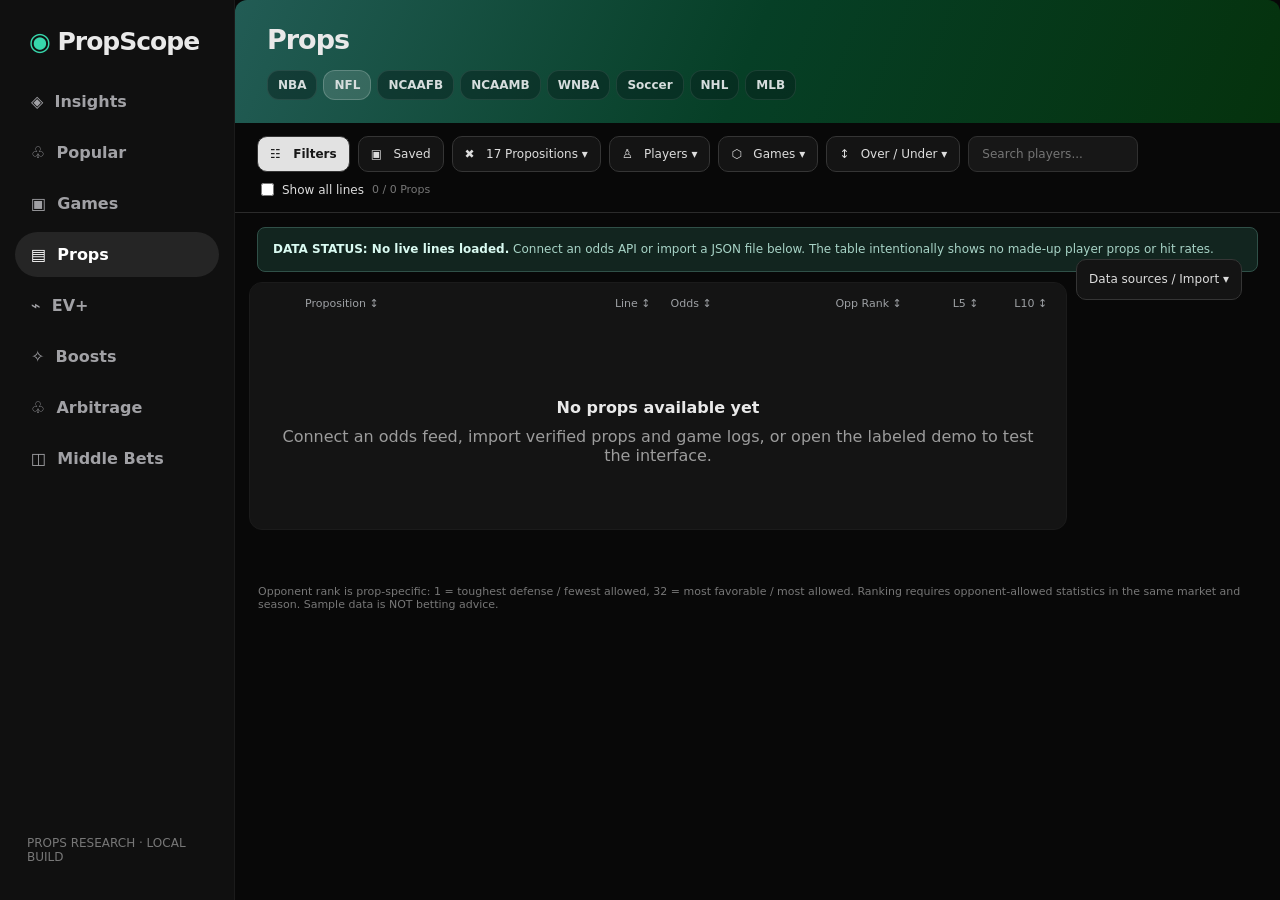
<file: index.html>
<!doctype html><html lang="en"><head><meta charset="UTF-8"/><meta name="viewport" content="width=device-width,initial-scale=1"/><title>PropScope | Props</title><style>
:root{font-family:Inter,ui-sans-serif,system-ui,-apple-system,Segoe UI,Arial;color:#e9e9e9;background:#0b0b0b;font-synthesis:none}*{box-sizing:border-box}body{margin:0}button,input,select{font:inherit}button{cursor:pointer}button:disabled{opacity:.4;cursor:default}.app{display:grid;grid-template-columns:235px minmax(0,1fr);max-width:1550px;min-height:100vh;margin:auto}.side{background:#101010;padding:27px 15px;position:sticky;top:0;height:100vh;border-right:1px solid #1b1b1b}.logo{font-size:25px;font-weight:850;letter-spacing:-1px;padding:0 14px 23px}.logo i{font-style:normal;color:#37d6ab}.nav{display:flex;flex-direction:column;gap:6px}.nav button{border:0;background:transparent;color:#a1a1a5;text-align:left;padding:13px 16px;border-radius:30px;font-weight:650;display:flex;gap:12px;align-items:center}.nav button.active{background:#252525;color:#fff}.nav button:hover{background:#202020}.sidefoot{position:absolute;bottom:24px;font-size:12px;color:#777;padding:12px}.main{min-width:0;background:#080808}.hero{background:linear-gradient(112deg,#225c55 0%,#063f26 49%,#05320d 100%);padding:24px 32px 23px;border-radius:12px 12px 0 0;min-height:112px}.hero h1{margin:0 0 15px;font-size:27px;letter-spacing:-1px}.leagues{display:flex;gap:6px;flex-wrap:wrap}.league{background:#071f1c77;border:1px solid #ffffff16;border-radius:12px;color:#d6dddd;padding:7px 10px;font-size:12px;font-weight:800}.league.active{background:#ffffff22;border-color:#ffffff32}.toolbar{display:flex;align-items:center;flex-wrap:wrap;gap:8px;padding:13px 22px;border-bottom:1px solid #2b2b2b}.pill{background:#141414;border:1px solid #353535;border-radius:10px;color:#ddd;font-size:12px;padding:10px 12px;min-height:35px}.pill.active{background:#e2e2e2;color:#171717;font-weight:750}.pill:hover{border-color:#747474}.spacer{flex:1}.search{background:#171717;border:1px solid #303030;color:white;padding:10px 13px;border-radius:9px;width:170px;max-width:100%;font-size:12px}.count{color:#777;font-size:11px;white-space:nowrap}.content{margin:10px 14px 40px;background:#141414;border-radius:13px;overflow:hidden;border:1px solid #1b1b1b}.scroll{overflow-x:auto}.props{border-collapse:collapse;width:100%;min-width:1050px;font-size:12px}.props th{color:#9da0a4;background:#141414;text-align:left;padding:14px 10px;font-size:11px;font-weight:500;white-space:nowrap;cursor:pointer}.props td{border-top:1px solid #242424;padding:0 10px;height:54px;color:#a6a6a9}.props tbody tr:hover td:not(.rate){background:#202020}.props th:first-child,.props td:first-child{width:45px;text-align:center}.props th:nth-child(2){min-width:235px}.props th:nth-child(3){width:55px}.props th:nth-child(4){min-width:125px}.props th:nth-child(5){width:110px}.props th:nth-child(n+6){text-align:center}.pname{font-weight:750;color:#ededee;font-size:12px}.match{font-size:11px;color:#87878a;margin-left:6px}.sub{font-weight:700;color:#ececee;font-size:11px;margin-top:3px}.expand{border:1px solid #333;background:#202020;border-radius:5px;color:#888;width:24px;height:24px}.rank{display:inline-flex;justify-content:center;align-items:center;min-width:30px;border:1px solid #303030;border-radius:14px;padding:3px 4px;font-weight:800}.rank.good{color:#04d79b}.rank.mid{color:#e9c542}.rank.bad{color:#e55653}.rate{background:#15332b;color:#00e5a0!important;font-weight:800;text-align:center;min-width:54px}.rate.mid{background:#322d1b;color:#ebbf31!important}.rate.low{background:#352020;color:#f07471!important}.rate.missing{background:#181818;color:#6e7275!important}.muted{color:#7e7e83}.book{color:#c3abff;font-weight:800;font-size:10px}.empty{text-align:center;padding:64px 20px;color:#9c9c9c}.empty strong{display:block;color:#e9e9e9;margin:10px 0}.notice{margin:14px 22px 2px;padding:12px 15px;border-radius:8px;border:1px solid #305048;background:#12251f;color:#a7d3c6;font-size:12px;line-height:1.6}.notice b{color:#d9faf1}.panel{margin:12px 22px;background:#141414;border:1px solid #343434;border-radius:10px;padding:18px;display:none}.panel.open{display:block}.filters{display:flex;gap:15px;align-items:flex-end;flex-wrap:wrap}.filters label{display:flex;flex-direction:column;gap:7px;font-size:12px;color:#a8a8a8}.filters select{width:200px;background:#202020;border:1px solid #404040;border-radius:7px;color:white;padding:10px;font-size:12px}.panel input[type=file]{font-size:12px;max-width:220px}.detailrow td{background:#181f1d!important;height:auto!important;padding:16px 22px!important}.detail{display:flex;flex-wrap:wrap;gap:22px}.detail>div{min-width:120px}.detail b{display:block;color:#f2f2f2;margin-bottom:6px}.detail span{color:#999}.little{font-size:11px;color:#8d9292}.switch{display:inline-flex;align-items:center;gap:5px;font-size:12px;color:#ddd}.switch input{accent-color:#10a27a}.help{font-size:12px;color:#c2c2c2;line-height:1.7}.help code{color:#50dfb9}.footer{padding:15px 23px;font-size:11px;color:#777}.actions{display:flex;gap:9px;flex-wrap:wrap}.btnGreen{background:#087b58;border:0;color:white;padding:10px 14px;border-radius:8px;font-size:12px;font-weight:bold}@media(max-width:820px){.app{grid-template-columns:1fr}.side{height:auto;position:static;padding:12px;display:flex;align-items:center;gap:16px}.logo{padding:0;font-size:20px}.nav{flex-direction:row;overflow:auto}.nav button:not(.active){display:none}.sidefoot{display:none}.hero{padding:22px 18px}.toolbar{padding:12px}.notice,.panel{margin:12px}.content{margin:10px 6px}}

.hist-panel{padding:8px 2px 12px}.hist-head{display:flex;justify-content:space-between;align-items:start;gap:16px;flex-wrap:wrap}.hist-head small{font-size:10px;letter-spacing:1.3px;color:#30d49e;font-weight:800}.hist-head h2{font-size:20px;color:#f3f7f4;margin:7px 0}.hist-head p{color:#aeb8b2;margin:4px 0 18px;font-size:12px}.hist-tabs{display:flex;flex-wrap:wrap;gap:8px;padding-bottom:14px;border-bottom:1px solid #344039}.hist-tab{padding:10px 15px;border-radius:8px;background:#222c26;border:1px solid #3a4b40;color:#d5e0d8;font-weight:800;font-size:12px}.hist-tab.chosen{background:#087e5b;color:#fff;border-color:#16a376}.hist-numbers{display:flex;gap:12px;flex-wrap:wrap;margin:17px 0}.hist-numbers>div{background:#111b16;border:1px solid #2c4035;padding:13px 18px;border-radius:10px;min-width:150px}.hist-numbers strong{display:block;font-size:21px;color:#f2fff7}.hist-numbers span{display:block;font-size:11px;color:#9daa9f;margin-top:5px}.hist-chart{display:flex;gap:8px;overflow-x:auto;align-items:end;padding:12px 0 18px}.hist-item{min-width:40px;flex:1;max-width:90px;text-align:center;color:#e1e9e4;font-size:11px}.hist-track{height:125px;background:#101914;border-radius:7px;display:flex;align-items:end;justify-content:center;margin:7px 0;overflow:hidden}.hist-bar{width:80%;min-height:3px;border-radius:6px 6px 0 0}.hist-bar.hit{background:#09bd83}.hist-bar.miss{background:#e85b66}.hist-bar.push{background:#8b9590}.hist-item small{font-size:10px;color:#a1aaa3}.hist-empty{padding:30px;text-align:center;border:1px dashed #506258;border-radius:10px;color:#abb8b0}.hist-legend{font-size:11px;color:#9baaa0;line-height:1.5}.hist-legend .hit{color:#09bd83}.hist-legend .miss{color:#e85b66}.hist-legend .push{color:#8b9590}
</style></head><body><div class="app"><aside class="side"><div class="logo"><i>◉</i> PropScope</div><nav class="nav"><button>◈ &nbsp;Insights</button><button>♧ &nbsp;Popular</button><button>▣ &nbsp;Games</button><button class="active">▤ &nbsp;Props</button><button>⌁ &nbsp;EV+</button><button>✧ &nbsp;Boosts</button><button>♧ &nbsp;Arbitrage</button><button>◫ &nbsp;Middle Bets</button></nav><div class="sidefoot">PROPS RESEARCH · LOCAL BUILD</div></aside><main class="main"><div class="hero"><h1>Props</h1><div class="leagues" id="leagues"></div></div><section class="toolbar"><button class="pill active" id="filterButton">☷ &nbsp; Filters</button><button class="pill" id="savedButton">▣ &nbsp; Saved <span id="savedCount"></span></button><button class="pill" id="propButton">✖ &nbsp; <span id="propCount">17</span> Propositions ▾</button><button class="pill" id="playerButton">♙ &nbsp; Players ▾</button><button class="pill" id="gamesButton">⬡ &nbsp; Games ▾</button><button class="pill" id="sideButton">↕ &nbsp; Over / Under ▾</button><input class="search" id="search" placeholder="Search players..." aria-label="Search players"><span class="spacer"></span><label class="switch"><input type="checkbox" id="allLines"> Show all lines</label><span class="count" id="rowCount">0 Props</span></section><div class="panel" id="filterPanel"><div class="filters"><label>Proposition<select id="marketFilter"><option value="all">All propositions</option></select></label><label>Player<select id="playerFilter"><option value="all">All players</option></select></label><label>Game<select id="gameFilter"><option value="all">All games</option></select></label><label>Side<select id="sideFilter"><option value="all">Over & Under</option><option>Over</option><option>Under</option></select></label><label>Matchup<select id="rankFilter"><option value="all">Any opponent rank</option><option value="good">Favorable (22–32)</option><option value="mid">Neutral (11–21)</option><option value="bad">Difficult (1–10)</option></select></label><button class="pill" id="clearFilters">Clear filters</button></div></div><div class="notice"><b id="modeTitle">DATA STATUS: No live lines loaded.</b> <span id="modeText">Connect an odds API or import a JSON file below. The table intentionally shows no made-up player props or hit rates.</span> <button class="pill" id="dataButton" style="float:right;margin-left:9px">Data sources / Import ▾</button></div><div class="panel" id="dataPanel"><div class="help"><b>Data format:</b> Import JSON with a <code>props</code> array. Each row can contain player, team, opponent, market, side, line, odds, book, opponentRank and <code>games</code> with dated historical stat results. L5, L10, H2H and season rates are calculated from the historical results against <b>today's selected line</b>. As requested, column 2026 means the 2025–26 NFL season (season key 2025); column 2025 means the 2024–25 NFL season (key 2024). CSV and JSON sample schema are in the downloaded project.<br><br><b>Live data:</b> The optional Node server fetches current event player-prop odds from The Odds API, using your own API key. Historical stat logs and defensive rankings must be imported separately; missing values remain blank.</div><div class="actions" style="margin-top:13px"><input type="file" id="file" accept=".json,application/json"><button id="sampleButton" class="btnGreen">Load demonstration data</button><button id="clearData" class="pill">Clear imported data</button><button id="liveButton" class="pill">Fetch live NFL odds</button><div style="display:flex;flex-wrap:wrap;gap:8px;align-items:center;margin-top:12px"><input id="apiEndpoint" class="search" style="width:min(100%,450px)" type="url" placeholder="https://your-backend.example.com/api/props" aria-label="Live props API endpoint"><button id="saveEndpoint" class="pill">Save API URL</button></div><div class="muted" id="connectionStatus" style="margin-top:7px">No backend configured.</div></div><p class="little" id="importError"></p></div><div class="content"><div class="scroll"><table class="props"><thead><tr><th></th><th data-sort="player">Proposition ↕</th><th data-sort="line">Line ↕</th><th>Odds ↕</th><th data-sort="opponentRank">Opp Rank ↕</th><th data-sort="l5">L5 ↕</th><th data-sort="l10">L10 ↕</th><th data-sort="h2h">H2H ↕</th><th data-sort="season2026">2026 ↕</th><th data-sort="season2025">2025 ↕</th></tr></thead><tbody id="tbody"></tbody></table></div><div class="empty" id="empty"><strong>No props available yet</strong>Connect an odds feed, import verified props and game logs, or open the labeled demo to test the interface.</div></div><div class="footer">Opponent rank is prop-specific: 1 = toughest defense / fewest allowed, 32 = most favorable / most allowed. Ranking requires opponent-allowed statistics in the same market and season. Sample data is NOT betting advice.</div></main></div><script>
const markets=[['player_pass_interceptions','Passing Interceptions'],['player_field_goals','Made Field Goals'],['player_kicking_points','Kicking Points'],['player_pass_rush_reception_tds','Pass + Rush + Rec TDs'],['player_pass_rush_reception_yds','Pass + Rush + Rec Yards'],['player_pass_attempts','Passing Attempts'],['player_pass_completion_pct','Passing Completion %'],['player_pass_completions','Passing Completions'],['player_pass_tds','Passing TDs'],['player_pass_yds','Passing Yards'],['player_reception_targets','Receiving Targets'],['player_reception_yds','Receiving Yards'],['player_receptions','Receptions'],['player_rush_reception_yds','Rush + Rec Yards'],['player_rush_attempts','Rushing Attempts'],['player_rush_yds','Rushing Yards'],['player_tds','Touchdowns']];
const $=id=>document.getElementById(id);const leagueList=['NBA','NFL','NCAAFB','NCAAMB','WNBA','Soccer','NHL','MLB'];let researchPeriod={},league='NFL',data=[],sortKey='l10',sortDesc=true,saved=new Set(),savedOnly=false,openRow=null,sample=false;const safe=s=>String(s??'').replace(/[&<>"']/g,c=>({'&':'&amp;','<':'&lt;','>':'&gt;','"':'&quot;',"'":'&#39;'}[c]));const currentSeason=2025,priorSeason=2024;
function marketName(m){return markets.find(x=>x[0]===m)?.[1]||String(m||'Unknown').replace(/_/g,' ')}function sideHit(v,line,side){if(!Number.isFinite(Number(v))||!Number.isFinite(Number(line)))return null;return side==='Under'?Number(v)<Number(line):Number(v)>Number(line)}function pct(games){if(!games.length)return null;let xs=games.map(g=>sideHit(g.value,g._line,g._side)).filter(v=>v!==null);return xs.length?Math.round(xs.filter(Boolean).length*100/xs.length):null}function enriched(r){let games=(r.games||[]).filter(g=>g&&g.date&&Number.isFinite(Number(g.value))).sort((a,b)=>String(b.date).localeCompare(String(a.date))).map(g=>({...g,_line:r.line,_side:r.side||'Over'}));const rate=gs=>pct(gs);const season=g=>Number(g.season??new Date(g.date).getUTCFullYear());return {...r,l5:rate(games.slice(0,5)),l10:rate(games.slice(0,10)),h2h:rate(games.filter(g=>g.opponent===r.opponent)),season2026:rate(games.filter(g=>season(g)===currentSeason)),season2025:rate(games.filter(g=>season(g)===priorSeason)),games};}

function renderBreakdown(r,rank,rc,key){
 const periods=[['l5','L5'],['l10','L10'],['h2h','H2H'],['season2026','2026'],['season2025','2025']];
 const period=researchPeriod[r.id]||'l5';
 const all=r.games||[];
 const seasonOf=g=>Number(g.season??new Date(g.date).getUTCFullYear());
 const games=period==='l5'?all.slice(0,5):period==='l10'?all.slice(0,10):period==='h2h'?all.filter(g=>g.opponent===r.opponent):all.filter(g=>seasonOf(g)===(period==='season2026'?2025:2024));
 const hits=games.filter(g=>sideHit(g.value,r.line,r.side||'Over')===true).length;
 const n=games.length,rate=n?Math.round(100*hits/n):null;
 const label={l5:'Last 5 games',l10:'Last 10 games',h2h:'Head to head',season2026:'2025–26 season',season2025:'2024–25 season'}[period];
 const max=Math.max(1,Number(r.line)||0,...games.map(g=>Number(g.value)||0));
 const bars=games.slice().reverse().map(g=>{
  const v=Number(g.value),status=v===Number(r.line)?'push':sideHit(v,r.line,r.side||'Over')?'hit':'miss';
  return '<div class="hist-item"><div>'+safe(g.value)+'</div><div class="hist-track"><div class="hist-bar '+status+'" style="height:'+Math.max(5,Math.min(100,v/max*100))+'%"></div></div><small>'+safe(String(g.date).slice(5))+'</small></div>';
 }).join('');
 const tabs=periods.map(([id,name])=>'<button class="hist-tab '+(id===period?'chosen':'')+'" data-period="'+id+'" data-prop="'+key+'">'+name+'</button>').join('');
 const match=rank?rank+'/32 — '+(rc==='good'?'Favorable':rc==='mid'?'Neutral':'Difficult'):'Not available';
 return '<tr class="detailrow"><td colspan="10"><section class="hist-panel"><div class="hist-head"><div><small>PLAYER PROP BREAKDOWN</small><h2>'+safe(r.player)+' · '+safe(marketName(r.market))+'</h2><p>'+safe(r.team||'—')+' vs '+safe(r.opponent||'—')+' · '+safe(r.side||'Over')+' '+safe(r.line)+'</p></div><button class="pill" data-save="'+key+'">'+(saved.has(r.id)?'★ Saved':'☆ Save prop')+'</button></div><div class="hist-tabs">'+tabs+'</div><div class="hist-numbers"><div><strong>'+(rate===null?'—':rate+'%')+'</strong><span>'+label+' hit rate</span></div><div><strong>'+hits+' / '+n+'</strong><span>Successful picks</span></div><div><strong>'+safe(match)+'</strong><span>Opponent rank</span></div></div>'+(n?'<div class="hist-chart">'+bars+'</div>':'<div class="hist-empty">No game logs for '+label+'. Import verified player game statistics to populate this view.</div>')+'<p class="hist-legend"><b class="hit">■</b> Hit &nbsp; <b class="miss">■</b> Miss &nbsp; <b class="push">■</b> Push (tie). Hit rates use the selected '+safe(r.side||'Over')+' '+safe(r.line)+' line. Demonstration data is fictional.</p></section></td></tr>';
}
function rankClass(v){return !v?'':v<=10?'bad':v<=21?'mid':'good'}function rateHtml(n){let c=n===null?'missing':n<50?'low':n<65?'mid':'';return `<td class="rate ${c}">${n===null?'—':n+'%'}</td>`}function renderLeagues(){$('leagues').innerHTML=leagueList.map(x=>`<button class="league ${x===league?'active':''}" data-league="${x}">${x}</button>`).join('');document.querySelectorAll('[data-league]').forEach(b=>b.onclick=()=>{league=b.dataset.league;renderLeagues();render()})}
function updateSelect(id,values,pretty=x=>x){let sel=$(id),old=sel.value,first=sel.options[0].outerHTML;sel.innerHTML=first+values.map(x=>`<option value="${safe(x)}">${safe(pretty(x))}</option>`).join('');sel.value=values.includes(old)?old:'all'}function render(){let rows=data.filter(r=>(r.league||'NFL')===league).map(enriched);updateSelect('playerFilter',[...new Set(rows.map(r=>r.player).filter(Boolean))].sort());updateSelect('gameFilter',[...new Set(rows.map(r=>`${r.team||'?'} @ ${r.opponent||'?'}`))].sort());const market=$('marketFilter').value,player=$('playerFilter').value,game=$('gameFilter').value,side=$('sideFilter').value,rank=$('rankFilter').value,q=$('search').value.toLowerCase();rows=rows.filter(r=>(market==='all'||r.market===market)&&(player==='all'||r.player===player)&&(game==='all'||`${r.team||'?'} @ ${r.opponent||'?'}`===game)&&(side==='all'||r.side===side)&&(rank==='all'||rankClass(r.opponentRank)===rank)&&(!q||(`${r.player} ${r.team} ${r.market} ${r.opponent}`).toLowerCase().includes(q))&&(!savedOnly||saved.has(r.id)));if(!$('allLines').checked){let ids=new Set();rows=rows.filter(r=>{let k=`${r.player}:${r.market}:${r.side}`;if(ids.has(k))return false;ids.add(k);return true})}rows.sort((a,b)=>{let av=a[sortKey],bv=b[sortKey];if(av==null)return 1;if(bv==null)return -1;let c=typeof av==='number'&&typeof bv==='number'?av-bv:String(av).localeCompare(String(bv));return sortDesc?-c:c});$('rowCount').textContent=`${rows.length} / ${data.filter(r=>(r.league||'NFL')===league).length} Props`;$('savedCount').textContent=saved.size?`(${saved.size})`:'';$('empty').style.display=rows.length?'none':'block';$('tbody').innerHTML=rows.map(r=>{let rank=Number(r.opponentRank),rc=rankClass(rank),key=safe(r.id),isOpen=openRow===r.id;let main=`<tr><td><button class="expand" data-expand="${key}">${isOpen?'−':'+'}</button></td><td><div><span class="pname">${safe(r.player)}</span><span class="match"> · ${safe(r.team||'—')} @ ${safe(r.opponent||'—')}</span></div><div class="sub">${safe(r.side||'Over')} ${safe(r.line)} ${safe(marketName(r.market))}</div></td><td>${safe(r.line)}</td><td><span class="book">${safe(r.book||'—')}</span> <span class="muted">${r.odds!=null?(Number(r.odds)>0?'+':'')+safe(r.odds):'—'}</span></td><td style="text-align:center">${rank?`<span class="rank ${rc}">${rank}${rank===1?'st':rank===2?'nd':rank===3?'rd':'th'}</span> <span class="muted">${safe(r.opponent)}</span>`:'<span class="muted">—</span>'}</td>${rateHtml(r.l5)}${rateHtml(r.l10)}${rateHtml(r.h2h)}${rateHtml(r.season2026)}${rateHtml(r.season2025)}</tr>`;let details=isOpen?renderBreakdown(r,rank,rc,key):'';return main+details}).join('');document.querySelectorAll('[data-expand]').forEach(b=>b.onclick=()=>{openRow=openRow===b.dataset.expand?null:b.dataset.expand;render()});document.querySelectorAll('[data-save]').forEach(b=>b.onclick=()=>{saved.has(b.dataset.save)?saved.delete(b.dataset.save):saved.add(b.dataset.save);render()});document.querySelectorAll('[data-period]').forEach(b=>b.onclick=()=>{researchPeriod[b.dataset.prop]=b.dataset.period;render()})}
for(let [id,label] of markets){let o=document.createElement('option');o.value=id;o.textContent=label;$('marketFilter').appendChild(o)}$('propCount').textContent=markets.length;for(let id of ['search','marketFilter','playerFilter','gameFilter','sideFilter','rankFilter','allLines'])$(id).addEventListener(id==='search'?'input':'change',render);for(let [btn,panel] of [['filterButton','filterPanel'],['dataButton','dataPanel']])$(btn).onclick=()=>$(panel).classList.toggle('open');$('propButton').onclick=()=>{$('filterPanel').classList.add('open');$('marketFilter').focus()};$('playerButton').onclick=()=>{$('filterPanel').classList.add('open');$('playerFilter').focus()};$('gamesButton').onclick=()=>{$('filterPanel').classList.add('open');$('gameFilter').focus()};$('sideButton').onclick=()=>{$('filterPanel').classList.add('open');$('sideFilter').focus()};$('savedButton').onclick=()=>{savedOnly=!savedOnly;$('savedButton').classList.toggle('active',savedOnly);render()};$('clearFilters').onclick=()=>{for(let id of ['marketFilter','playerFilter','gameFilter','sideFilter','rankFilter'])$(id).value='all';$('search').value='';render()};document.querySelectorAll('th[data-sort]').forEach(t=>t.onclick=()=>{sortDesc=sortKey===t.dataset.sort?!sortDesc:true;sortKey=t.dataset.sort;render()});
function load(input,isSample=false){if(!input||!Array.isArray(input.props))throw Error('JSON must contain a props array');data=input.props.map((r,i)=>({...r,id:String(r.id||`prop-${i}`),line:Number(r.line),opponentRank:r.opponentRank==null?null:Number(r.opponentRank)})).filter(r=>r.player&&r.market&&Number.isFinite(r.line));sample=isSample;$('modeTitle').textContent=isSample?'DEMO DATA ONLY — not real sportsbook odds.':`IMPORTED DATA — ${data.length} rows.`;$('modeText').textContent=isSample?'All player names, odds and game logs in this mode are synthetic examples for testing only.':'Stats and ranks are shown only where provided in the imported file. Verify the source and timestamps before relying on the numbers.';$('importError').textContent='';render()}
$('file').onchange=async e=>{try{let t=await e.target.files[0].text();load(JSON.parse(t))}catch(e){$('importError').textContent=e.message}};$('clearData').onclick=()=>{data=[];saved.clear();sample=false;$('modeTitle').textContent='DATA STATUS: No live lines loaded.';$('modeText').textContent='Import verified JSON or connect a live API feed.';render()};
$('sampleButton').onclick=()=>{let names=[['Jordan Example','BUF','MIA','player_pass_yds',247.5,29],['Taylor Example','KC','DEN','player_reception_yds',68.5,16],['Casey Example','DAL','PHI','player_rush_attempts',14.5,6],['Morgan Example','GB','CHI','player_pass_completions',23.5,24],['Avery Example','LAR','SF','player_receptions',5.5,11],['Blake Example','SEA','ARI','player_kicking_points',7.5,31],['Riley Example','BAL','CLE','player_pass_interceptions',0.5,4]];load({props:names.map(([player,team,opponent,market,line,opponentRank],i)=>({id:`demo-${i}`,league:'NFL',player,team,opponent,market,line,opponentRank,side:i%3===0?'Under':'Over',book:'DEMO',odds:-115,games:Array.from({length:21},(_,j)=>({date:`${j<9?'2025':'2024'}-${String(j%9+1).padStart(2,'0')}-${String(j%25+1).padStart(2,'0')}`,season:j<9?2025:2024,opponent:j%3===0?opponent:'OTHER',value:Number((line+(j%5-2)*(i<3?9:1.5)).toFixed(1))}))}))},true)};
const endpointKey='propscope_api_endpoint';
function configuredEndpoint(){return (localStorage.getItem(endpointKey)||'').trim()}
function updateConnectionUI(){
 const url=configuredEndpoint();
 $('apiEndpoint').value=url;
 $('connectionStatus').textContent=url?'Configured backend: '+url:'No backend configured — GitHub Pages cannot supply live odds on its own.';
}
async function fetchLiveProps(){
 const base=configuredEndpoint();
 if(!base){$('importError').textContent='Enter a secure backend URL below and save it first. GitHub Pages does not serve /api/props.';return}
 try{
  $('importError').textContent='Fetching verified sportsbook props…';
  $('liveButton').disabled=true;
  const url=new URL(base);
  if(!['https:','http:'].includes(url.protocol))throw Error('Only HTTP(S) URLs are supported');
  const response=await fetch(url.toString(),{headers:{'Accept':'application/json'}});
  if(!response.ok)throw Error('API returned HTTP '+response.status);
  const result=await response.json();
  if(!Array.isArray(result.props))throw Error('Expected JSON object with a props array');
  load(result);
  $('modeTitle').textContent='ODDS DATA LOADED — '+result.props.length+' entries';
  $('modeText').textContent='Odds retrieved from your configured endpoint. L5, L10, H2H and rankings display only when that feed includes historical results and defensive rankings.';
  $('importError').textContent='';
 }catch(e){$('importError').textContent='Could not load live props: '+e.message+'. Verify your backend URL, availability and CORS settings.'}
 finally{$('liveButton').disabled=false}
}
$('liveButton').onclick=fetchLiveProps;
$('saveEndpoint').onclick=()=>{
 const value=$('apiEndpoint').value.trim();
 try{
  if(value){const url=new URL(value);if(url.protocol!=='https:' && !(url.protocol==='http:' && ['localhost','127.0.0.1'].includes(url.hostname)))throw Error('Use HTTPS for remote APIs');}
  localStorage.setItem(endpointKey,value);$('importError').textContent='';updateConnectionUI();if(value)fetchLiveProps();
 }catch(e){$('importError').textContent='Invalid backend URL: '+e.message}
};
renderLeagues();render();updateConnectionUI();if(configuredEndpoint())fetchLiveProps();
</script></body></html>
</file>
